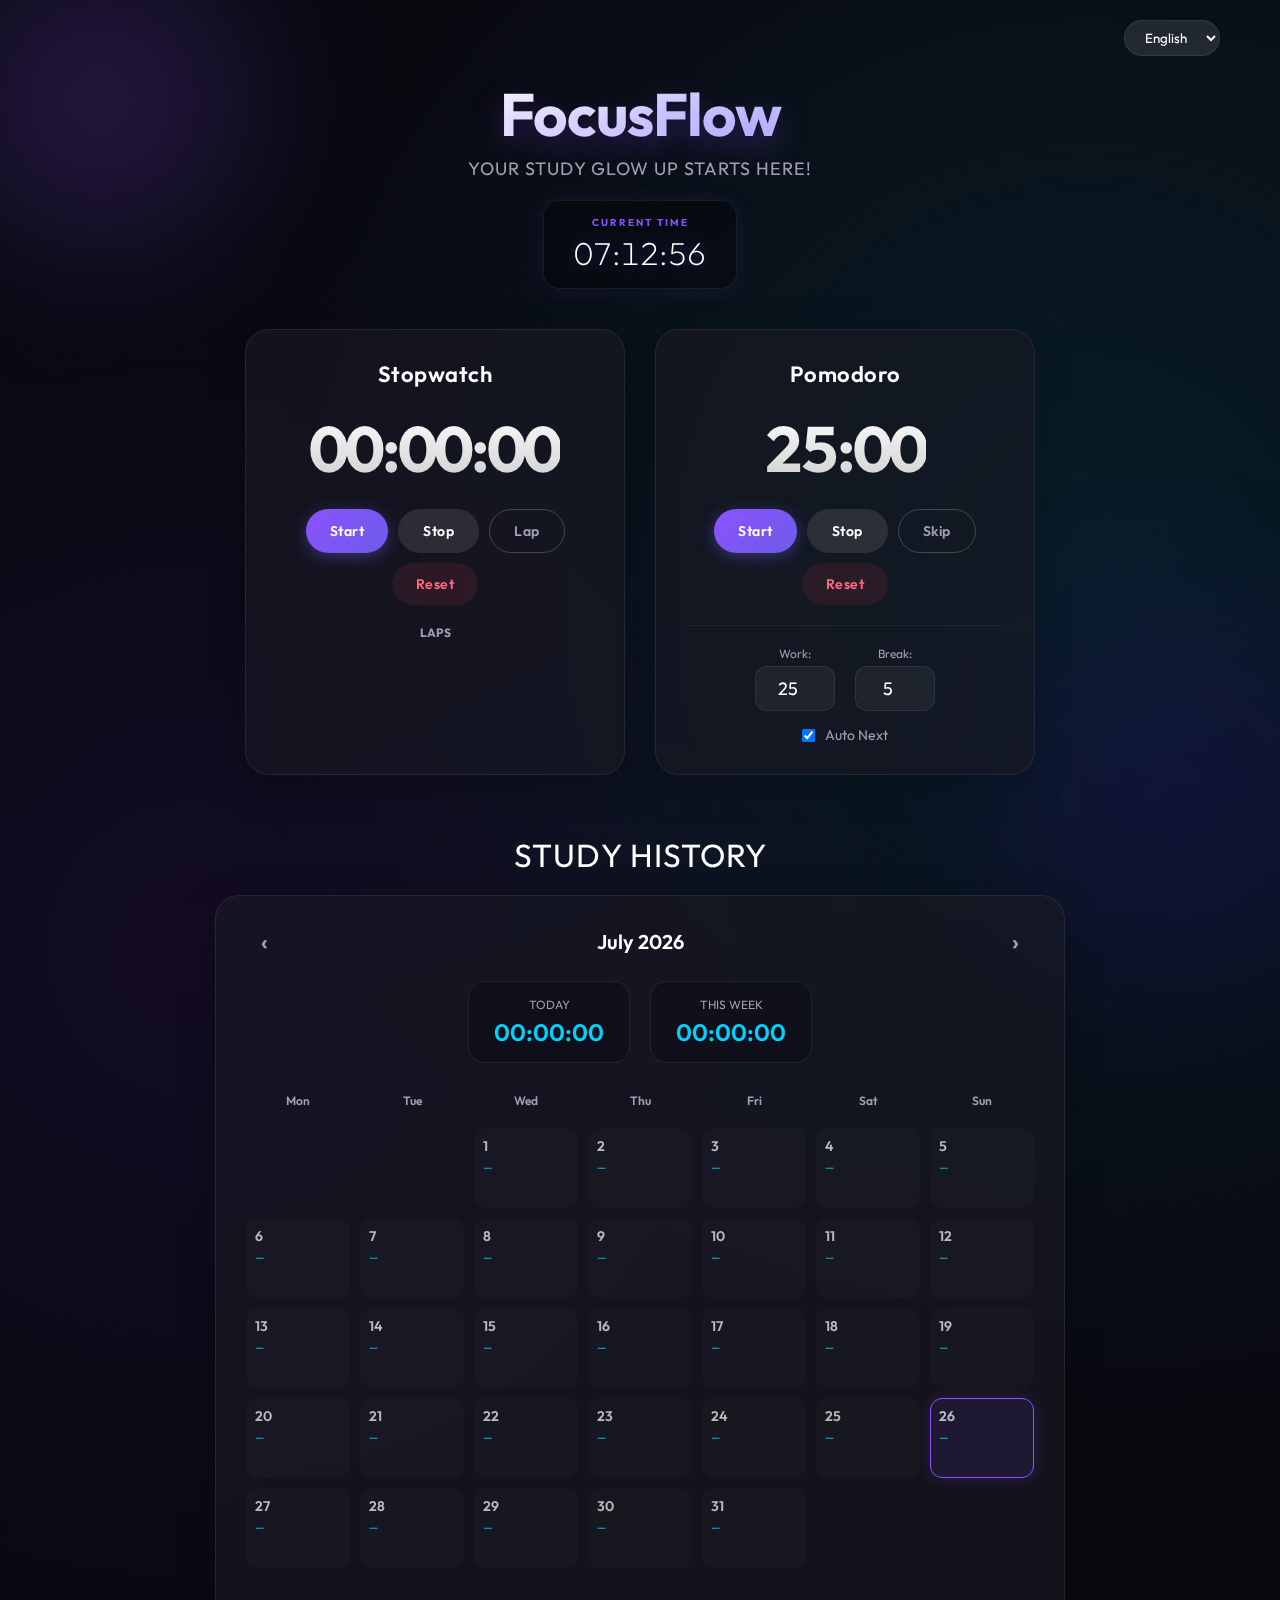
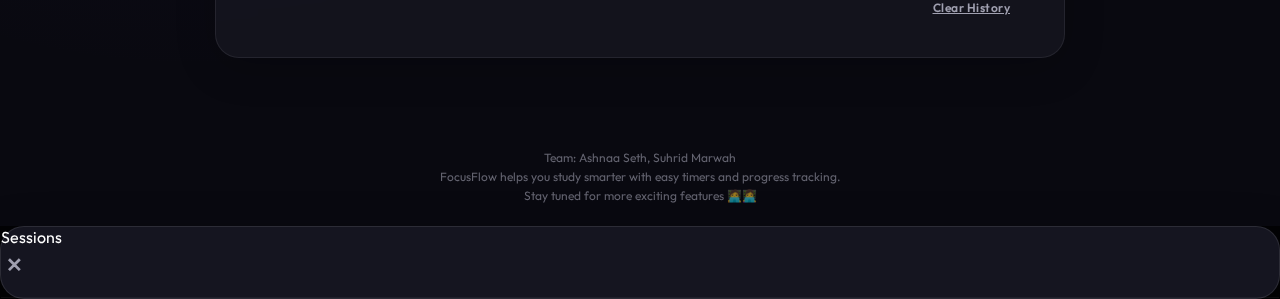
<file: index.html>
<!DOCTYPE html>
<html lang="en">
<head>
    <meta charset="UTF-8" />
    <meta name="viewport" content="width=device-width, initial-scale=1.0">
    <title>FocusFlow</title>
    <link rel="preconnect" href="https://fonts.googleapis.com">
    <link rel="preconnect" href="https://fonts.gstatic.com" crossorigin>
    <link href="https://fonts.googleapis.com/css2?family=Outfit:wght@200;400;600;700&display=swap" rel="stylesheet">
    <link rel="stylesheet" href="style.css"/>
</head>

<body>
    <div class="bg-orb orb-1"></div>
    <div class="bg-orb orb-2"></div>

    <div class="app-container">
        <div class="top-bar">
            <select id="langSelect">
                <option value="en">English</option>
                <option value="hi">हिन्दी</option>
            </select>
        </div>

        <header>
            <h1 id="title">FocusFlow</h1>
            <h2 id="subtitle">Your Study Glow Up Starts Here!</h2>
            
            <div id="clockWrap">
                <span class="clock-label">CURRENT TIME</span>
                <span id="liveClock">00:00:00</span>
            </div>
        </header>

        <div class="timer-row">

            <div class="card timer-card">
                <div class="card-header">
                    <h2 id="stopwatchTitle">Stopwatch</h2>
                </div>
                <div id="sw" class="display">00:00:00</div>

                <div class="btn-row">
                    <button id="swStartBtn" class="btn-primary">Start</button>
                    <button id="swStopBtn" class="btn-secondary">Stop</button>
                    <button id="swLapBtn" class="btn-outline">Lap</button>
                    <button id="swResetBtn" class="btn-danger">Reset</button>
                </div>

                <div class="laps-container">
                    <h4 id="lapsTitle">Laps</h4>
                    <ol id="laplist"></ol>
                </div>
            </div>

            <div class="card timer-card">
                <div class="card-header">
                    <h2 id="pomoTitle">Pomodoro</h2>
                </div>
                <div id="pomo" class="display">25:00</div>

                <div class="btn-row">
                    <button id="pStartBtn" class="btn-primary">Start</button>
                    <button id="pPauseBtn" class="btn-secondary">Pause</button>
                    <button id="pSkipBtn" class="btn-outline">Skip</button>
                    <button id="pResetBtn" class="btn-danger">Reset</button>
                </div>

                <div class="settings-box">
                    <div class="input-group">
                        <label id="workLabel">Work</label>
                        <input id="workMin" type="number" value="25" />
                    </div>
                    <div class="input-group">
                        <label id="breakLabel">Break</label>
                        <input id="breakMin" type="number" value="5" />
                    </div>
                </div>

                <div class="toggle-row">
                    <input id="autoNext" type="checkbox" checked />
                    <label id="autoNextLabel" for="autoNext">Auto Next</label>
                </div>
            </div>

        </div>

        <h2 id="historyTitle" class="section-title">Study History</h2>
        <div class="card card-wide">
            <div class="calendar-header">
                <button id="prevMonthBtn" class="nav-btn">‹</button>
                <div class="calendar-title">
                    <span id="monthLabel"></span> <span id="yearLabel"></span>
                </div>
                <button id="nextMonthBtn" class="nav-btn">›</button>
            </div>

            <div class="stats-row">
                <div class="stat">
                    <div class="stat-label">Today</div>
                    <div class="stat-value" id="todayTotal">00:00:00</div>
                </div>
                <div class="stat">
                    <div class="stat-label">This Week</div>
                    <div class="stat-value" id="weekTotal">00:00:00</div>
                </div>
            </div>

            <div class="calendar-grid" id="calendarGrid"></div>

            <div class="history-actions">
                <button id="clearHistoryBtn" class="btn-text">Clear History</button>
            </div>
        </div>

        <footer>
            Team: Ashnaa Seth, Suhrid Marwah<br />
            FocusFlow helps you study smarter with easy timers and progress tracking.<br />
            Stay tuned for more exciting features 🧑‍💻👩‍💻
        </footer>
    </div>

    <div id="modalBackdrop" class="modal-backdrop hidden">
        <div class="modal">
            <div class="modal-header">
                <div id="modalDateLabel">Sessions</div>
                <button id="closeModalBtn">✕</button>
            </div>
            <div id="modalContent" class="modal-content"></div>
        </div>
    </div>

    <script src="script.js"></script>
</body>
</html>
</file>
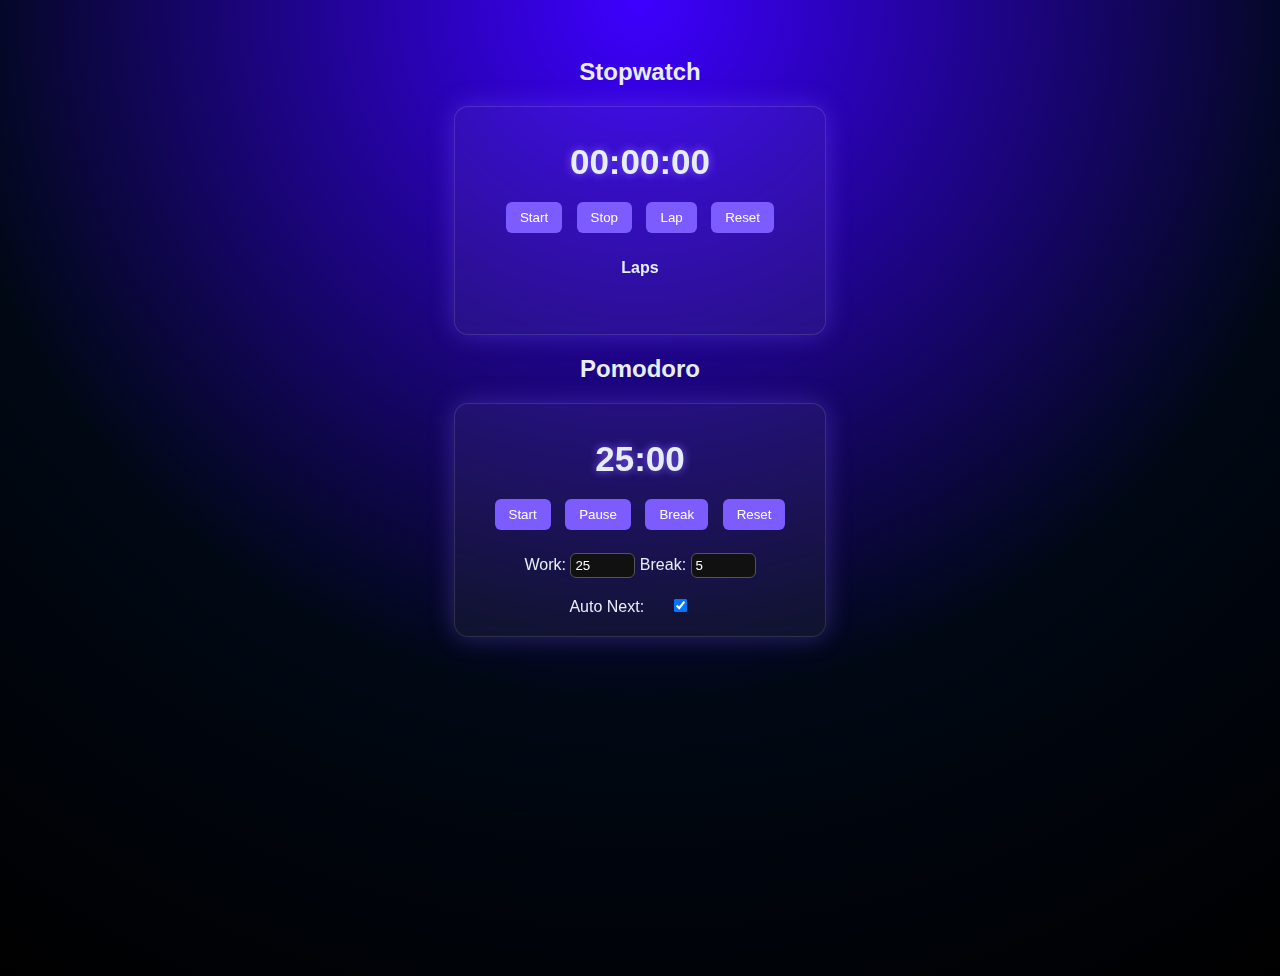
<file: FF.html>
<!DOCTYPE html>
<html>
<head>
<meta charset="utf-8">
<title>Timers</title>

<style>
  body {
    font-family: sans-serif;
    background: radial-gradient(circle at top, #3d00ff, #000814 60%, #000);
    color: #e6eef8;
    text-align: center;
    padding: 30px;
    min-height: 100vh;
    animation: bgGlow 6s infinite alternate ease-in-out;
  }

  @keyframes bgGlow {
    0%   { filter: brightness(1); }
    100% { filter: brightness(1.25); }
  }

  .card {
    background: rgba(255,255,255,0.05);
    border: 1px solid rgba(255,255,255,0.12);
    padding: 20px;
    margin: 20px auto;
    width: 330px;
    border-radius: 14px;
    box-shadow: 0 0 25px rgba(124,92,255,0.35);
    backdrop-filter: blur(4px);
    animation: fadeIn .5s ease;
    transition: transform .3s ease;
  }

  .card:hover {
    transform: scale(1.03);
    box-shadow: 0 0 40px rgba(124,92,255,0.55);
  }

  .display {
    font-size: 35px;
    margin: 15px 0;
    font-weight: bold;
    text-shadow: 0 0 8px #7c5cff;
    animation: pop .4s ease;
  }

  button {
    padding: 8px 14px;
    margin: 5px;
    border: 0;
    border-radius: 6px;
    background: #7c5cff;
    color: white;
    cursor: pointer;
    transition: background .2s, transform .2s;
  }

  button:hover { background: #9a7cff; transform: scale(1.05); }
  button:active { transform: scale(0.95); }

  @keyframes fadeIn {
    from { opacity: 0; transform: translateY(15px); }
    to   { opacity: 1; transform: translateY(0); }
  }

  @keyframes pop {
    from { opacity: 0.7; transform: scale(0.9); }
    to   { opacity: 1; transform: scale(1); }
  }

  input {
    width: 55px;
    background: #111;
    color: #fff;
    border: 1px solid #555;
    padding: 4px;
    border-radius: 6px;
  }

  ol {
    text-align:left;
    max-height:120px;
    overflow:auto;
  }
</style>
</head>

<body>

<h2>Stopwatch</h2>
<div class="card">
  <div id="sw" class="display">00:00:00</div>

  <button onclick="swStart()">Start</button>
  <button onclick="swStop()">Stop</button>
  <button onclick="swLap()">Lap</button>
  <button onclick="swReset()">Reset</button>

  <h4>Laps</h4>
  <ol id="lapList"></ol>
</div>

<h2>Pomodoro</h2>
<div class="card">
  <div id="pomo" class="display">25:00</div>

  <button onclick="pStart()">Start</button>
  <button onclick="pPause()">Pause</button>
  <button onclick="pSkip()">Break</button>
  <button onclick="pReset()">Reset</button>

  <br><br>
  Work: <input id="workMin" type="number" value="25">
  Break: <input id="breakMin" type="number" value="5">
  <br><br>
  Auto Next: <input id="autoNext" type="checkbox" checked>
</div>
<script>
/* ---------------- STOPWATCH ---------------- */
let swTime=0, swRun=null;

function swFormat(sec){
  let h=String(Math.floor(sec/3600)).padStart(2,'0');
  let m=String(Math.floor(sec%3600/60)).padStart(2,'0');
  let s=String(sec%60).padStart(2,'0');
  return `${h}:${m}:${s}`;
}

function swUpdate(){
  document.getElementById("sw").textContent = swFormat(swTime);
}

function swStart(){
  if(swRun) return;
  swRun=setInterval(()=>{ swTime++; swUpdate(); },1000);
}

function swStop(){ clearInterval(swRun); swRun=null; }
function swReset(){
  swStop();
  swTime=0;
  swUpdate();
  document.getElementById("lapList").innerHTML="";
}
function swLap(){
  let li=document.createElement("li");
  li.textContent = swFormat(swTime);
  document.getElementById("lapList").prepend(li);
}
/* ---------------- POMODORO ---------------- */
let pTime = 25*60, pRun=null, isBreak=false;

function pFormat(sec){
  let m=String(Math.floor(sec/60)).padStart(2,'0');
  let s=String(sec%60).padStart(2,'0');
  return `${m}:${s}`;
}

function updateP(){ document.getElementById("pomo").textContent = pFormat(pTime); }

function setDuration(){
  let w=parseInt(document.getElementById("workMin").value);
  let b=parseInt(document.getElementById("breakMin").value);
  pTime = (isBreak ? b : w) * 60;
}

function toggleMode(){
  isBreak = !isBreak;
  setDuration();
}

function pStart(){
  if(pRun) return;
  pRun=setInterval(()=>{
    pTime--;
    if(pTime<=0){
      toggleMode();
      if(!document.getElementById("autoNext").checked) pPause();
    }
    updateP();
  },1000);
}

function pPause(){ clearInterval(pRun); pRun=null; }

function pReset(){
  pPause();
  isBreak=false;
  setDuration();
  updateP();
}

function pSkip(){
  pPause();
  toggleMode();
  updateP();
}
</script>

</body>
</html>
</file>
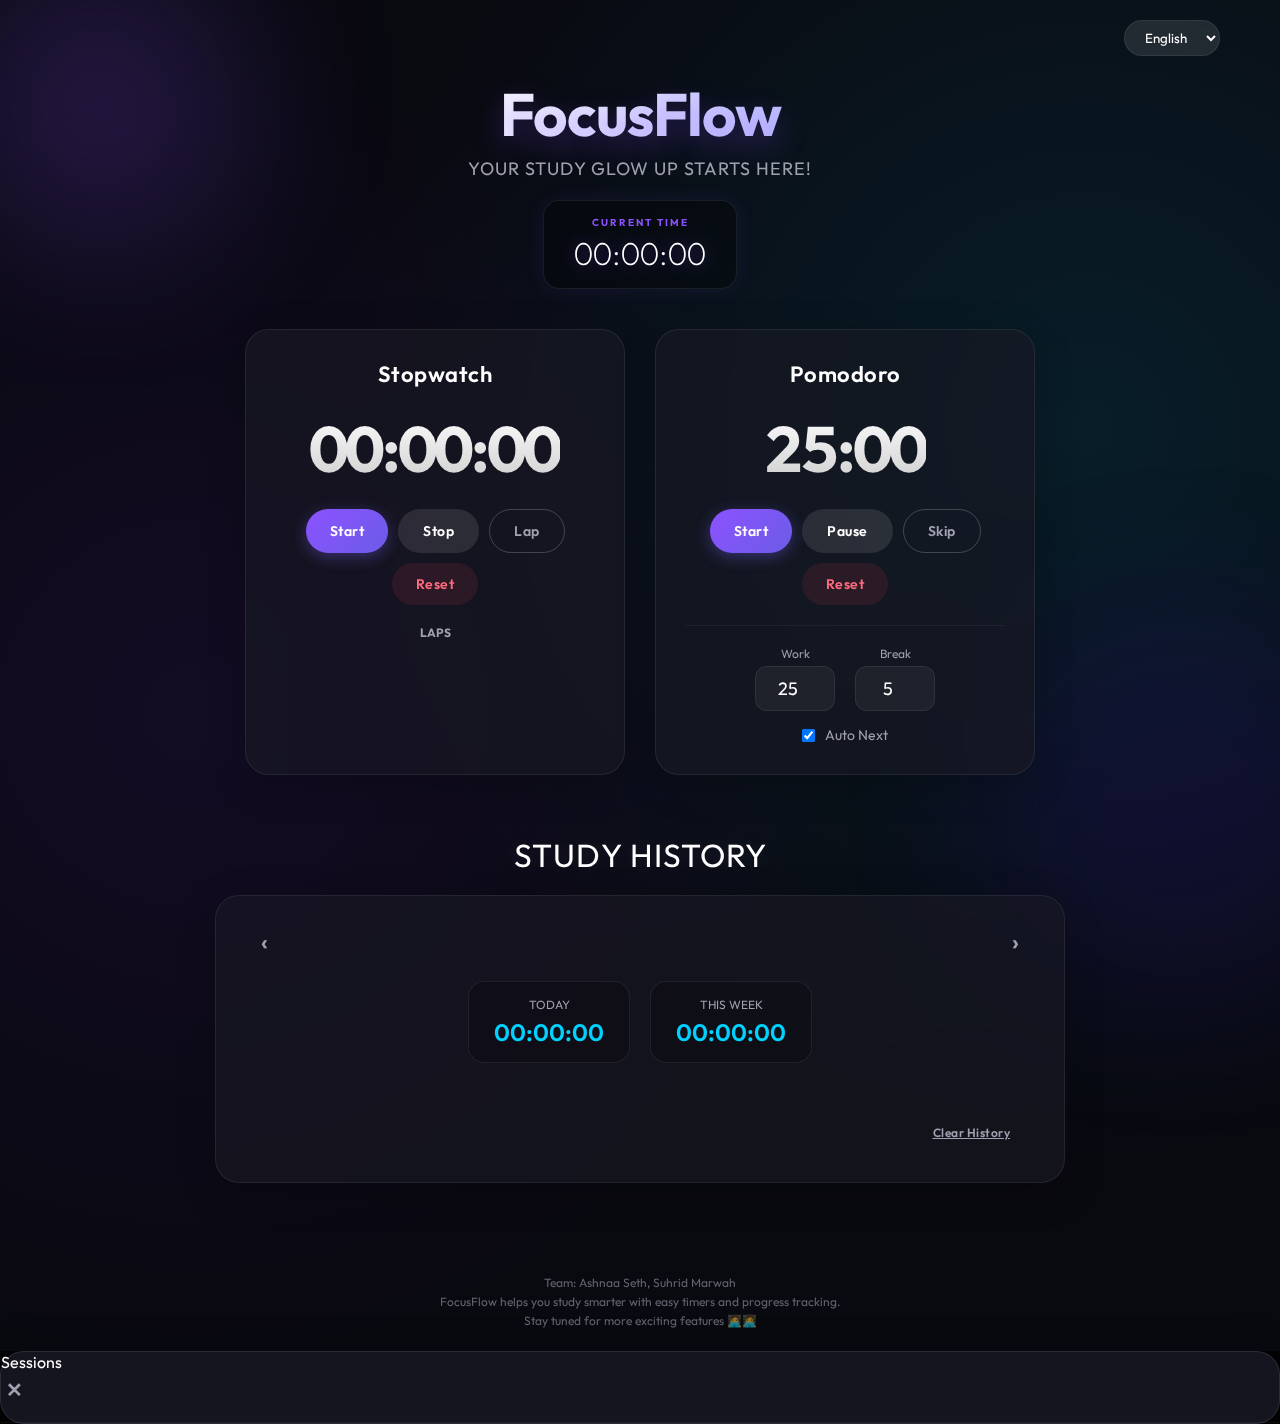
<file: FocusFlow.html>
<!DOCTYPE html>
<html lang="en">
<head>
    <meta charset="UTF-8" />
    <meta name="viewport" content="width=device-width, initial-scale=1.0">
    <title>FocusFlow</title>
    <link rel="preconnect" href="https://fonts.googleapis.com">
    <link rel="preconnect" href="https://fonts.gstatic.com" crossorigin>
    <link href="https://fonts.googleapis.com/css2?family=Outfit:wght@200;400;600;700&display=swap" rel="stylesheet">
    <link rel="stylesheet" href="FF.css"/>
</head>

<body>
    <div class="bg-orb orb-1"></div>
    <div class="bg-orb orb-2"></div>

    <div class="app-container">
        <div class="top-bar">
            <select id="langSelect">
                <option value="en">English</option>
                <option value="hi">हिन्दी</option>
            </select>
        </div>

        <header>
            <h1 id="title">FocusFlow</h1>
            <h2 id="subtitle">Your Study Glow Up Starts Here!</h2>
            
            <div id="clockWrap">
                <span class="clock-label">CURRENT TIME</span>
                <span id="liveClock">00:00:00</span>
            </div>
        </header>

        <div class="timer-row">

            <div class="card timer-card">
                <div class="card-header">
                    <h2 id="stopwatchTitle">Stopwatch</h2>
                </div>
                <div id="sw" class="display">00:00:00</div>

                <div class="btn-row">
                    <button id="swStartBtn" class="btn-primary">Start</button>
                    <button id="swStopBtn" class="btn-secondary">Stop</button>
                    <button id="swLapBtn" class="btn-outline">Lap</button>
                    <button id="swResetBtn" class="btn-danger">Reset</button>
                </div>

                <div class="laps-container">
                    <h4 id="lapsTitle">Laps</h4>
                    <ol id="laplist"></ol>
                </div>
            </div>

            <div class="card timer-card">
                <div class="card-header">
                    <h2 id="pomoTitle">Pomodoro</h2>
                </div>
                <div id="pomo" class="display">25:00</div>

                <div class="btn-row">
                    <button id="pStartBtn" class="btn-primary">Start</button>
                    <button id="pPauseBtn" class="btn-secondary">Pause</button>
                    <button id="pSkipBtn" class="btn-outline">Skip</button>
                    <button id="pResetBtn" class="btn-danger">Reset</button>
                </div>

                <div class="settings-box">
                    <div class="input-group">
                        <label id="workLabel">Work</label>
                        <input id="workMin" type="number" value="25" />
                    </div>
                    <div class="input-group">
                        <label id="breakLabel">Break</label>
                        <input id="breakMin" type="number" value="5" />
                    </div>
                </div>

                <div class="toggle-row">
                    <input id="autoNext" type="checkbox" checked />
                    <label id="autoNextLabel" for="autoNext">Auto Next</label>
                </div>
            </div>

        </div>

        <h2 id="historyTitle" class="section-title">Study History</h2>
        <div class="card card-wide">
            <div class="calendar-header">
                <button id="prevMonthBtn" class="nav-btn">‹</button>
                <div class="calendar-title">
                    <span id="monthLabel"></span> <span id="yearLabel"></span>
                </div>
                <button id="nextMonthBtn" class="nav-btn">›</button>
            </div>

            <div class="stats-row">
                <div class="stat">
                    <div class="stat-label">Today</div>
                    <div class="stat-value" id="todayTotal">00:00:00</div>
                </div>
                <div class="stat">
                    <div class="stat-label">This Week</div>
                    <div class="stat-value" id="weekTotal">00:00:00</div>
                </div>
            </div>

            <div class="calendar-grid" id="calendarGrid"></div>

            <div class="history-actions">
                <button id="clearHistoryBtn" class="btn-text">Clear History</button>
            </div>
        </div>

        <footer>
            Team: Ashnaa Seth, Suhrid Marwah<br />
            FocusFlow helps you study smarter with easy timers and progress tracking.<br />
            Stay tuned for more exciting features 🧑‍💻👩‍💻
        </footer>
    </div>

    <div id="modalBackdrop" class="modal-backdrop hidden">
        <div class="modal">
            <div class="modal-header">
                <div id="modalDateLabel">Sessions</div>
                <button id="closeModalBtn">✕</button>
            </div>
            <div id="modalContent" class="modal-content"></div>
        </div>
    </div>

    <script src="Dom.js"></script>
</body>
</html>
</file>
<file: style.css>
:root {
    --bg-dark: #090910;
    --primary: #8c52ff;
    --primary-glow: rgba(140, 82, 255, 0.5);
    --secondary: #00d2ff;
    --danger: #ff4757;
    --glass-bg: rgba(25, 25, 35, 0.65);
    --glass-border: rgba(255, 255, 255, 0.08);
    --text-main: #ffffff;
    --text-muted: #a0a0b0;
    --font-main: 'Outfit', sans-serif;
}

* {
    box-sizing: border-box;
    margin: 0;
    padding: 0;
}

body {
    font-family: var(--font-main);
    background-color: var(--bg-dark);
    color: var(--text-main);
    min-height: 100vh;
    overflow-x: hidden;
    position: relative;
    background-image: 
        radial-gradient(circle at 15% 50%, rgba(76, 29, 149, 0.15) 0%, transparent 50%),
        radial-gradient(circle at 85% 30%, rgba(0, 210, 255, 0.1) 0%, transparent 50%);
}

.bg-orb {
    position: fixed;
    border-radius: 50%;
    filter: blur(80px);
    z-index: -1;
    animation: floatOrb 10s infinite ease-in-out alternate;
}
.orb-1 {
    width: 300px;
    height: 300px;
    background: var(--primary);
    top: -50px;
    left: -50px;
    opacity: 0.2;
}
.orb-2 {
    width: 400px;
    height: 400px;
    background: #3a0ca3;
    bottom: -100px;
    right: -100px;
    opacity: 0.15;
    animation-delay: -5s;
}

@keyframes floatOrb {
    0% { transform: translate(0, 0); }
    100% { transform: translate(30px, 50px); }
}

.app-container {
    max-width: 1200px;
    margin: 0 auto;
    padding: 20px;
    display: flex;
    flex-direction: column;
    align-items: center;
}

.top-bar {
    width: 100%;
    display: flex;
    justify-content: flex-end;
    margin-bottom: 20px;
}

#langSelect {
    padding: 8px 16px;
    border-radius: 20px;
    background: rgba(255,255,255,0.1);
    color: white;
    border: 1px solid var(--glass-border);
    backdrop-filter: blur(4px);
    cursor: pointer;
    font-family: inherit;
    outline: none;
    transition: 0.3s;
}
#langSelect:hover {
    background: rgba(255,255,255,0.2);
}
#langSelect option {
    background: #1a1a2e;
    color: white;
}

header {
    text-align: center;
    margin-bottom: 40px;
}

h1 {
    font-size: 60px;
    font-weight: 700;
    letter-spacing: -1px;
    background: linear-gradient(135deg, #fff 0%, #b0b0ff 100%);
    -webkit-background-clip: text;
    -webkit-text-fill-color: transparent;
    text-shadow: 0 10px 30px rgba(140, 82, 255, 0.3);
    margin-bottom: 5px;
}

h2 {
    font-size: 18px;
    font-weight: 400;
    color: var(--text-muted);
    letter-spacing: 1px;
    text-transform: uppercase;
}

#clockWrap {
    display: inline-flex;
    flex-direction: column;
    align-items: center;
    margin-top: 20px;
    padding: 15px 30px;
    background: rgba(0,0,0,0.3);
    border: 1px solid var(--glass-border);
    border-radius: 16px;
    box-shadow: 0 0 20px rgba(140, 82, 255, 0.1);
}

.clock-label {
    font-size: 10px;
    letter-spacing: 2px;
    color: var(--primary);
    font-weight: 700;
    margin-bottom: 4px;
}

#liveClock {
    font-size: 32px;
    font-weight: 200;
    color: #fff;
    font-variant-numeric: tabular-nums;
    text-shadow: 0 0 15px var(--primary-glow);
}

.card {
    background: var(--glass-bg);
    backdrop-filter: blur(16px);
    -webkit-backdrop-filter: blur(16px);
    border: 1px solid var(--glass-border);
    border-radius: 24px;
    padding: 30px;
    box-shadow: 0 10px 40px rgba(0, 0, 0, 0.2);
    transition: transform 0.3s ease, box-shadow 0.3s ease;
}

.card:hover {
    transform: translateY(-5px);
    box-shadow: 0 20px 50px rgba(0, 0, 0, 0.4);
    border-color: rgba(255, 255, 255, 0.15);
}

.timer-row {
    display: flex;
    flex-wrap: wrap;
    justify-content: center;
    gap: 30px;
    width: 100%;
}

.timer-card {
    width: 380px;
    display: flex;
    flex-direction: column;
    align-items: center;
}

.card-header h2 {
    color: #fff;
    font-size: 22px;
    font-weight: 600;
    text-transform: none;
    letter-spacing: 0.5px;
    margin-bottom: 0;
}

.display {
    font-size: 64px;
    font-weight: 700;
    margin: 20px 0;
    font-variant-numeric: tabular-nums;
    letter-spacing: -2px;
    background: -webkit-linear-gradient(#fff, #ccc);
    -webkit-background-clip: text;
    -webkit-text-fill-color: transparent;
}

.input-group {
    display: flex;
    flex-direction: column;
    align-items: center;
}

.input-group label {
    font-size: 12px;
    color: var(--text-muted);
    margin-bottom: 5px;
}

input[type="number"] {
    background: rgba(255,255,255,0.05);
    border: 1px solid var(--glass-border);
    color: white;
    border-radius: 12px;
    padding: 10px;
    width: 80px;
    text-align: center;
    font-size: 18px;
    font-family: inherit;
    outline: none;
    transition: 0.2s;
}
input[type="number"]:focus {
    border-color: var(--primary);
    background: rgba(255,255,255,0.1);
}

.settings-box {
    display: flex;
    gap: 20px;
    margin-top: 20px;
    padding-top: 20px;
    border-top: 1px solid rgba(255,255,255,0.05);
    width: 100%;
    justify-content: center;
}

.toggle-row {
    margin-top: 15px;
    display: flex;
    align-items: center;
    gap: 10px;
    color: var(--text-muted);
    font-size: 14px;
}

.btn-row {
    display: flex;
    gap: 10px;
    flex-wrap: wrap;
    justify-content: center;
    width: 100%;
}

button {
    padding: 12px 24px;
    border-radius: 50px;
    border: none;
    font-family: inherit;
    font-weight: 600;
    font-size: 14px;
    cursor: pointer;
    transition: all 0.3s cubic-bezier(0.25, 0.8, 0.25, 1);
    letter-spacing: 0.5px;
}

.btn-primary {
    background: linear-gradient(135deg, var(--primary), #6c5ce7);
    color: white;
    box-shadow: 0 4px 15px rgba(108, 92, 231, 0.4);
}
.btn-primary:hover {
    transform: translateY(-2px);
    box-shadow: 0 8px 25px rgba(108, 92, 231, 0.6);
}

.btn-secondary {
    background: rgba(255,255,255,0.1);
    color: white;
    border: 1px solid transparent;
}
.btn-secondary:hover {
    background: rgba(255,255,255,0.2);
}

.btn-outline {
    background: transparent;
    border: 1px solid rgba(255,255,255,0.2);
    color: var(--text-muted);
}
.btn-outline:hover {
    border-color: white;
    color: white;
}

.btn-danger {
    background: rgba(255, 71, 87, 0.1);
    color: #ff6b81;
}
.btn-danger:hover {
    background: rgba(255, 71, 87, 0.2);
    color: #ff4757;
}

.laps-container {
    width: 100%;
    margin-top: 20px;
}
#lapsTitle {
    font-size: 12px;
    text-transform: uppercase;
    color: var(--text-muted);
    margin-bottom: 10px;
    text-align: center;
}
ol {
    max-height: 120px;
    overflow-y: auto;
    padding: 0 10px;
    list-style: none;
}
ol li {
    padding: 8px;
    border-bottom: 1px solid rgba(255,255,255,0.05);
    font-family: monospace;
    font-size: 14px;
    color: var(--text-muted);
    display: flex;
    justify-content: space-between;
}
ol li:first-child {
    color: white;
    font-weight: bold;
}

::-webkit-scrollbar { width: 6px; }
::-webkit-scrollbar-track { background: transparent; }
::-webkit-scrollbar-thumb { background: rgba(255,255,255,0.2); border-radius: 10px; }
::-webkit-scrollbar-thumb:hover { background: rgba(255,255,255,0.4); }

.section-title {
    margin-top: 60px;
    font-size: 32px;
    color: white;
    text-align: center;
    margin-bottom: 20px;
    text-shadow: 0 0 20px rgba(255,255,255,0.1);
}

.card-wide {
    width: 100%;
    max-width: 850px;
    margin-bottom: 40px;
}

.calendar-header {
    display: flex;
    justify-content: space-between;
    align-items: center;
    margin-bottom: 25px;
}

.calendar-title {
    font-size: 20px;
    font-weight: 600;
}

.nav-btn {
    background: transparent;
    font-size: 24px;
    padding: 0 15px;
    color: var(--text-muted);
    box-shadow: none;
}
.nav-btn:hover {
    color: white;
    transform: scale(1.2);
    box-shadow: none;
    background: transparent;
}

.stats-row {
    display: flex;
    justify-content: center;
    gap: 20px;
    margin-bottom: 30px;
}

.stat {
    background: rgba(0,0,0,0.2);
    padding: 15px 25px;
    border-radius: 16px;
    border: 1px solid var(--glass-border);
    min-width: 150px;
    text-align: center;
}

.stat-label {
    font-size: 12px;
    text-transform: uppercase;
    color: var(--text-muted);
    margin-bottom: 5px;
}

.stat-value {
    font-size: 24px;
    font-weight: 600;
    color: var(--secondary);
}

.calendar-grid {
    display: grid;
    grid-template-columns: repeat(7, 1fr);
    gap: 10px;
}

.weekday {
    text-align: center;
    font-size: 12px;
    color: var(--text-muted);
    padding-bottom: 10px;
    font-weight: 600;
}

.day {
    background: rgba(255,255,255,0.02);
    border-radius: 12px;
    min-height: 80px;
    padding: 8px;
    cursor: pointer;
    transition: 0.2s;
    border: 1px solid transparent;
}

.day:hover {
    background: rgba(255,255,255,0.06);
    transform: scale(1.05);
}

.day.today {
    border: 1px solid var(--primary);
    background: rgba(140, 82, 255, 0.1);
    box-shadow: 0 0 15px rgba(140, 82, 255, 0.2);
}

.day .date {
    font-weight: 600;
    font-size: 14px;
    margin-bottom: 5px;
    opacity: 0.7;
}

.day .sum {
    font-size: 11px;
    color: var(--secondary);
}

.history-actions {
    margin-top: 20px;
    display: flex;
    justify-content: flex-end;
}
.btn-text {
    background: transparent;
    color: var(--text-muted);
    font-size: 12px;
    text-decoration: underline;
    box-shadow: none;
}
.btn-text:hover {
    color: var(--danger);
    background: transparent;
    transform: none;
}

.modal-backdrop {
    background: rgba(0, 0, 0, 0.7);
    backdrop-filter: blur(5px);
}

.modal {
    background: #151520;
    border: 1px solid rgba(255,255,255,0.1);
    box-shadow: 0 25px 50px rgba(0,0,0,0.5);
    border-radius: 24px;
}

.modal-header {
    border-bottom: 1px solid rgba(255,255,255,0.05);
    padding-bottom: 15px;
}

.modal-header button {
    background: transparent;
    color: var(--text-muted);
    font-size: 20px;
    padding: 5px;
    min-width: auto;
    box-shadow: none;
}

.session-row {
    border-bottom: 1px solid rgba(255,255,255,0.05);
}
.session-type {
    color: var(--primary);
    font-weight: 700;
}
.session-dur {
    font-family: monospace;
    color: var(--text-main);
}
.session-del button {
    background: rgba(255, 71, 87, 0.1);
    color: #ff4757;
    font-size: 10px;
    padding: 5px 10px;
}

footer {
    margin-top: 50px;
    font-size: 12px;
    color: var(--text-muted);
    text-align: center;
    line-height: 1.6;
    opacity: 0.6;
    transition: opacity 0.3s;
}
footer:hover {
    opacity: 1;
}

@media (max-width: 768px) {
    h1 { font-size: 40px; }
    .display { font-size: 48px; }
    .timer-card { width: 100%; }
    .calendar-grid { grid-template-columns: repeat(4, 1fr); }
    .day { min-height: 60px; }
    .stats-row { flex-direction: column; gap: 10px; }
}
</file>
<file: FF.css>
/* ========== RESET & VARIABLES ========== */
:root {
    --bg-dark: #090910;
    --primary: #8c52ff;
    --primary-glow: rgba(140, 82, 255, 0.5);
    --secondary: #00d2ff;
    --danger: #ff4757;
    --glass-bg: rgba(25, 25, 35, 0.65);
    --glass-border: rgba(255, 255, 255, 0.08);
    --text-main: #ffffff;
    --text-muted: #a0a0b0;
    --font-main: 'Outfit', sans-serif;
}

* {
    box-sizing: border-box;
    margin: 0;
    padding: 0;
}

body {
    font-family: var(--font-main);
    background-color: var(--bg-dark);
    color: var(--text-main);
    min-height: 100vh;
    overflow-x: hidden;
    position: relative;
    /* Deep subtle mesh gradient */
    background-image: 
        radial-gradient(circle at 15% 50%, rgba(76, 29, 149, 0.15) 0%, transparent 50%),
        radial-gradient(circle at 85% 30%, rgba(0, 210, 255, 0.1) 0%, transparent 50%);
}

/* Background Animated Orbs */
.bg-orb {
    position: fixed;
    border-radius: 50%;
    filter: blur(80px);
    z-index: -1;
    animation: floatOrb 10s infinite ease-in-out alternate;
}
.orb-1 {
    width: 300px;
    height: 300px;
    background: var(--primary);
    top: -50px;
    left: -50px;
    opacity: 0.2;
}
.orb-2 {
    width: 400px;
    height: 400px;
    background: #3a0ca3;
    bottom: -100px;
    right: -100px;
    opacity: 0.15;
    animation-delay: -5s;
}

@keyframes floatOrb {
    0% { transform: translate(0, 0); }
    100% { transform: translate(30px, 50px); }
}

.app-container {
    max-width: 1200px;
    margin: 0 auto;
    padding: 20px;
    display: flex;
    flex-direction: column;
    align-items: center;
}

/* ========== TOP BAR ========== */
.top-bar {
    width: 100%;
    display: flex;
    justify-content: flex-end;
    margin-bottom: 20px;
}

#langSelect {
    padding: 8px 16px;
    border-radius: 20px;
    background: rgba(255,255,255,0.1);
    color: white;
    border: 1px solid var(--glass-border);
    backdrop-filter: blur(4px);
    cursor: pointer;
    font-family: inherit;
    outline: none;
    transition: 0.3s;
}
#langSelect:hover {
    background: rgba(255,255,255,0.2);
}
#langSelect option {
    background: #1a1a2e;
    color: white;
}

/* ========== HEADER ========== */
header {
    text-align: center;
    margin-bottom: 40px;
}

h1 {
    font-size: 60px;
    font-weight: 700;
    letter-spacing: -1px;
    background: linear-gradient(135deg, #fff 0%, #b0b0ff 100%);
    -webkit-background-clip: text;
    -webkit-text-fill-color: transparent;
    text-shadow: 0 10px 30px rgba(140, 82, 255, 0.3);
    margin-bottom: 5px;
}

h2 {
    font-size: 18px;
    font-weight: 400;
    color: var(--text-muted);
    letter-spacing: 1px;
    text-transform: uppercase;
}

/* ========== CLOCK ========== */
#clockWrap {
    display: inline-flex;
    flex-direction: column;
    align-items: center;
    margin-top: 20px;
    padding: 15px 30px;
    background: rgba(0,0,0,0.3);
    border: 1px solid var(--glass-border);
    border-radius: 16px;
    box-shadow: 0 0 20px rgba(140, 82, 255, 0.1);
}

.clock-label {
    font-size: 10px;
    letter-spacing: 2px;
    color: var(--primary);
    font-weight: 700;
    margin-bottom: 4px;
}

#liveClock {
    font-size: 32px;
    font-weight: 200; /* Thin font looks more modern */
    color: #fff;
    font-variant-numeric: tabular-nums;
    text-shadow: 0 0 15px var(--primary-glow);
}

/* ========== CARDS (GLASSMORPHISM) ========== */
.card {
    background: var(--glass-bg);
    backdrop-filter: blur(16px);
    -webkit-backdrop-filter: blur(16px);
    border: 1px solid var(--glass-border);
    border-radius: 24px;
    padding: 30px;
    box-shadow: 0 10px 40px rgba(0, 0, 0, 0.2);
    transition: transform 0.3s ease, box-shadow 0.3s ease;
}

.card:hover {
    transform: translateY(-5px);
    box-shadow: 0 20px 50px rgba(0, 0, 0, 0.4);
    border-color: rgba(255, 255, 255, 0.15);
}

.timer-row {
    display: flex;
    flex-wrap: wrap;
    justify-content: center;
    gap: 30px;
    width: 100%;
}

.timer-card {
    width: 380px;
    display: flex;
    flex-direction: column;
    align-items: center;
}

.card-header h2 {
    color: #fff;
    font-size: 22px;
    font-weight: 600;
    text-transform: none;
    letter-spacing: 0.5px;
    margin-bottom: 0;
}

/* ========== DISPLAY & INPUTS ========== */
.display {
    font-size: 64px;
    font-weight: 700;
    margin: 20px 0;
    font-variant-numeric: tabular-nums;
    letter-spacing: -2px;
    background: -webkit-linear-gradient(#fff, #ccc);
    -webkit-background-clip: text;
    -webkit-text-fill-color: transparent;
}

.input-group {
    display: flex;
    flex-direction: column;
    align-items: center;
}

.input-group label {
    font-size: 12px;
    color: var(--text-muted);
    margin-bottom: 5px;
}

input[type="number"] {
    background: rgba(255,255,255,0.05);
    border: 1px solid var(--glass-border);
    color: white;
    border-radius: 12px;
    padding: 10px;
    width: 80px;
    text-align: center;
    font-size: 18px;
    font-family: inherit;
    outline: none;
    transition: 0.2s;
}
input[type="number"]:focus {
    border-color: var(--primary);
    background: rgba(255,255,255,0.1);
}

.settings-box {
    display: flex;
    gap: 20px;
    margin-top: 20px;
    padding-top: 20px;
    border-top: 1px solid rgba(255,255,255,0.05);
    width: 100%;
    justify-content: center;
}

.toggle-row {
    margin-top: 15px;
    display: flex;
    align-items: center;
    gap: 10px;
    color: var(--text-muted);
    font-size: 14px;
}

/* ========== BUTTONS ========== */
.btn-row {
    display: flex;
    gap: 10px;
    flex-wrap: wrap;
    justify-content: center;
    width: 100%;
}

button {
    padding: 12px 24px;
    border-radius: 50px; /* Pill shape */
    border: none;
    font-family: inherit;
    font-weight: 600;
    font-size: 14px;
    cursor: pointer;
    transition: all 0.3s cubic-bezier(0.25, 0.8, 0.25, 1);
    letter-spacing: 0.5px;
}

/* Primary: Gradient */
.btn-primary {
    background: linear-gradient(135deg, var(--primary), #6c5ce7);
    color: white;
    box-shadow: 0 4px 15px rgba(108, 92, 231, 0.4);
}
.btn-primary:hover {
    transform: translateY(-2px);
    box-shadow: 0 8px 25px rgba(108, 92, 231, 0.6);
}

/* Secondary: Darker */
.btn-secondary {
    background: rgba(255,255,255,0.1);
    color: white;
    border: 1px solid transparent;
}
.btn-secondary:hover {
    background: rgba(255,255,255,0.2);
}

/* Outline */
.btn-outline {
    background: transparent;
    border: 1px solid rgba(255,255,255,0.2);
    color: var(--text-muted);
}
.btn-outline:hover {
    border-color: white;
    color: white;
}

/* Danger: Red glow */
.btn-danger {
    background: rgba(255, 71, 87, 0.1);
    color: #ff6b81;
}
.btn-danger:hover {
    background: rgba(255, 71, 87, 0.2);
    color: #ff4757;
}

/* ========== LAPS ========== */
.laps-container {
    width: 100%;
    margin-top: 20px;
}
#lapsTitle {
    font-size: 12px;
    text-transform: uppercase;
    color: var(--text-muted);
    margin-bottom: 10px;
    text-align: center;
}
ol {
    max-height: 120px;
    overflow-y: auto;
    padding: 0 10px;
    list-style: none;
}
ol li {
    padding: 8px;
    border-bottom: 1px solid rgba(255,255,255,0.05);
    font-family: monospace;
    font-size: 14px;
    color: var(--text-muted);
    display: flex;
    justify-content: space-between;
}
ol li:first-child {
    color: white;
    font-weight: bold;
}

/* Scrollbar styling */
::-webkit-scrollbar { width: 6px; }
::-webkit-scrollbar-track { background: transparent; }
::-webkit-scrollbar-thumb { background: rgba(255,255,255,0.2); border-radius: 10px; }
::-webkit-scrollbar-thumb:hover { background: rgba(255,255,255,0.4); }

/* ========== CALENDAR ========== */
.section-title {
    margin-top: 60px;
    font-size: 32px;
    color: white;
    text-align: center;
    margin-bottom: 20px;
    text-shadow: 0 0 20px rgba(255,255,255,0.1);
}

.card-wide {
    width: 100%;
    max-width: 850px;
    margin-bottom: 40px;
}

.calendar-header {
    display: flex;
    justify-content: space-between;
    align-items: center;
    margin-bottom: 25px;
}

.calendar-title {
    font-size: 20px;
    font-weight: 600;
}

.nav-btn {
    background: transparent;
    font-size: 24px;
    padding: 0 15px;
    color: var(--text-muted);
    box-shadow: none;
}
.nav-btn:hover {
    color: white;
    transform: scale(1.2);
    box-shadow: none;
    background: transparent;
}

.stats-row {
    display: flex;
    justify-content: center;
    gap: 20px;
    margin-bottom: 30px;
}

.stat {
    background: rgba(0,0,0,0.2);
    padding: 15px 25px;
    border-radius: 16px;
    border: 1px solid var(--glass-border);
    min-width: 150px;
    text-align: center;
}

.stat-label {
    font-size: 12px;
    text-transform: uppercase;
    color: var(--text-muted);
    margin-bottom: 5px;
}

.stat-value {
    font-size: 24px;
    font-weight: 600;
    color: var(--secondary);
}

.calendar-grid {
    display: grid;
    grid-template-columns: repeat(7, 1fr);
    gap: 10px;
}

.weekday {
    text-align: center;
    font-size: 12px;
    color: var(--text-muted);
    padding-bottom: 10px;
    font-weight: 600;
}

.day {
    background: rgba(255,255,255,0.02);
    border-radius: 12px;
    min-height: 80px;
    padding: 8px;
    cursor: pointer;
    transition: 0.2s;
    border: 1px solid transparent;
}

.day:hover {
    background: rgba(255,255,255,0.06);
    transform: scale(1.05);
}

.day.today {
    border: 1px solid var(--primary);
    background: rgba(140, 82, 255, 0.1);
    box-shadow: 0 0 15px rgba(140, 82, 255, 0.2);
}

.day .date {
    font-weight: 600;
    font-size: 14px;
    margin-bottom: 5px;
    opacity: 0.7;
}

.day .sum {
    font-size: 11px;
    color: var(--secondary);
}

.history-actions {
    margin-top: 20px;
    display: flex;
    justify-content: flex-end;
}
.btn-text {
    background: transparent;
    color: var(--text-muted);
    font-size: 12px;
    text-decoration: underline;
    box-shadow: none;
}
.btn-text:hover {
    color: var(--danger);
    background: transparent;
    transform: none;
}

/* ========== MODAL ========== */
.modal-backdrop {
    background: rgba(0, 0, 0, 0.7);
    backdrop-filter: blur(5px);
}

.modal {
    background: #151520;
    border: 1px solid rgba(255,255,255,0.1);
    box-shadow: 0 25px 50px rgba(0,0,0,0.5);
    border-radius: 24px;
}

.modal-header {
    border-bottom: 1px solid rgba(255,255,255,0.05);
    padding-bottom: 15px;
}

.modal-header button {
    background: transparent;
    color: var(--text-muted);
    font-size: 20px;
    padding: 5px;
    min-width: auto;
    box-shadow: none;
}

.session-row {
    border-bottom: 1px solid rgba(255,255,255,0.05);
}
.session-type {
    color: var(--primary);
    font-weight: 700;
}
.session-dur {
    font-family: monospace;
    color: var(--text-main);
}
.session-del button {
    background: rgba(255, 71, 87, 0.1);
    color: #ff4757;
    font-size: 10px;
    padding: 5px 10px;
}

/* ========== FOOTER ========== */
footer {
    margin-top: 50px;
    font-size: 12px;
    color: var(--text-muted);
    text-align: center;
    line-height: 1.6;
    opacity: 0.6;
    transition: opacity 0.3s;
}
footer:hover {
    opacity: 1;
}

/* ========== RESPONSIVE ========== */
@media (max-width: 768px) {
    h1 { font-size: 40px; }
    .display { font-size: 48px; }
    .timer-card { width: 100%; }
    .calendar-grid { grid-template-columns: repeat(4, 1fr); }
    .day { min-height: 60px; }
    .stats-row { flex-direction: column; gap: 10px; }
}
</file>
